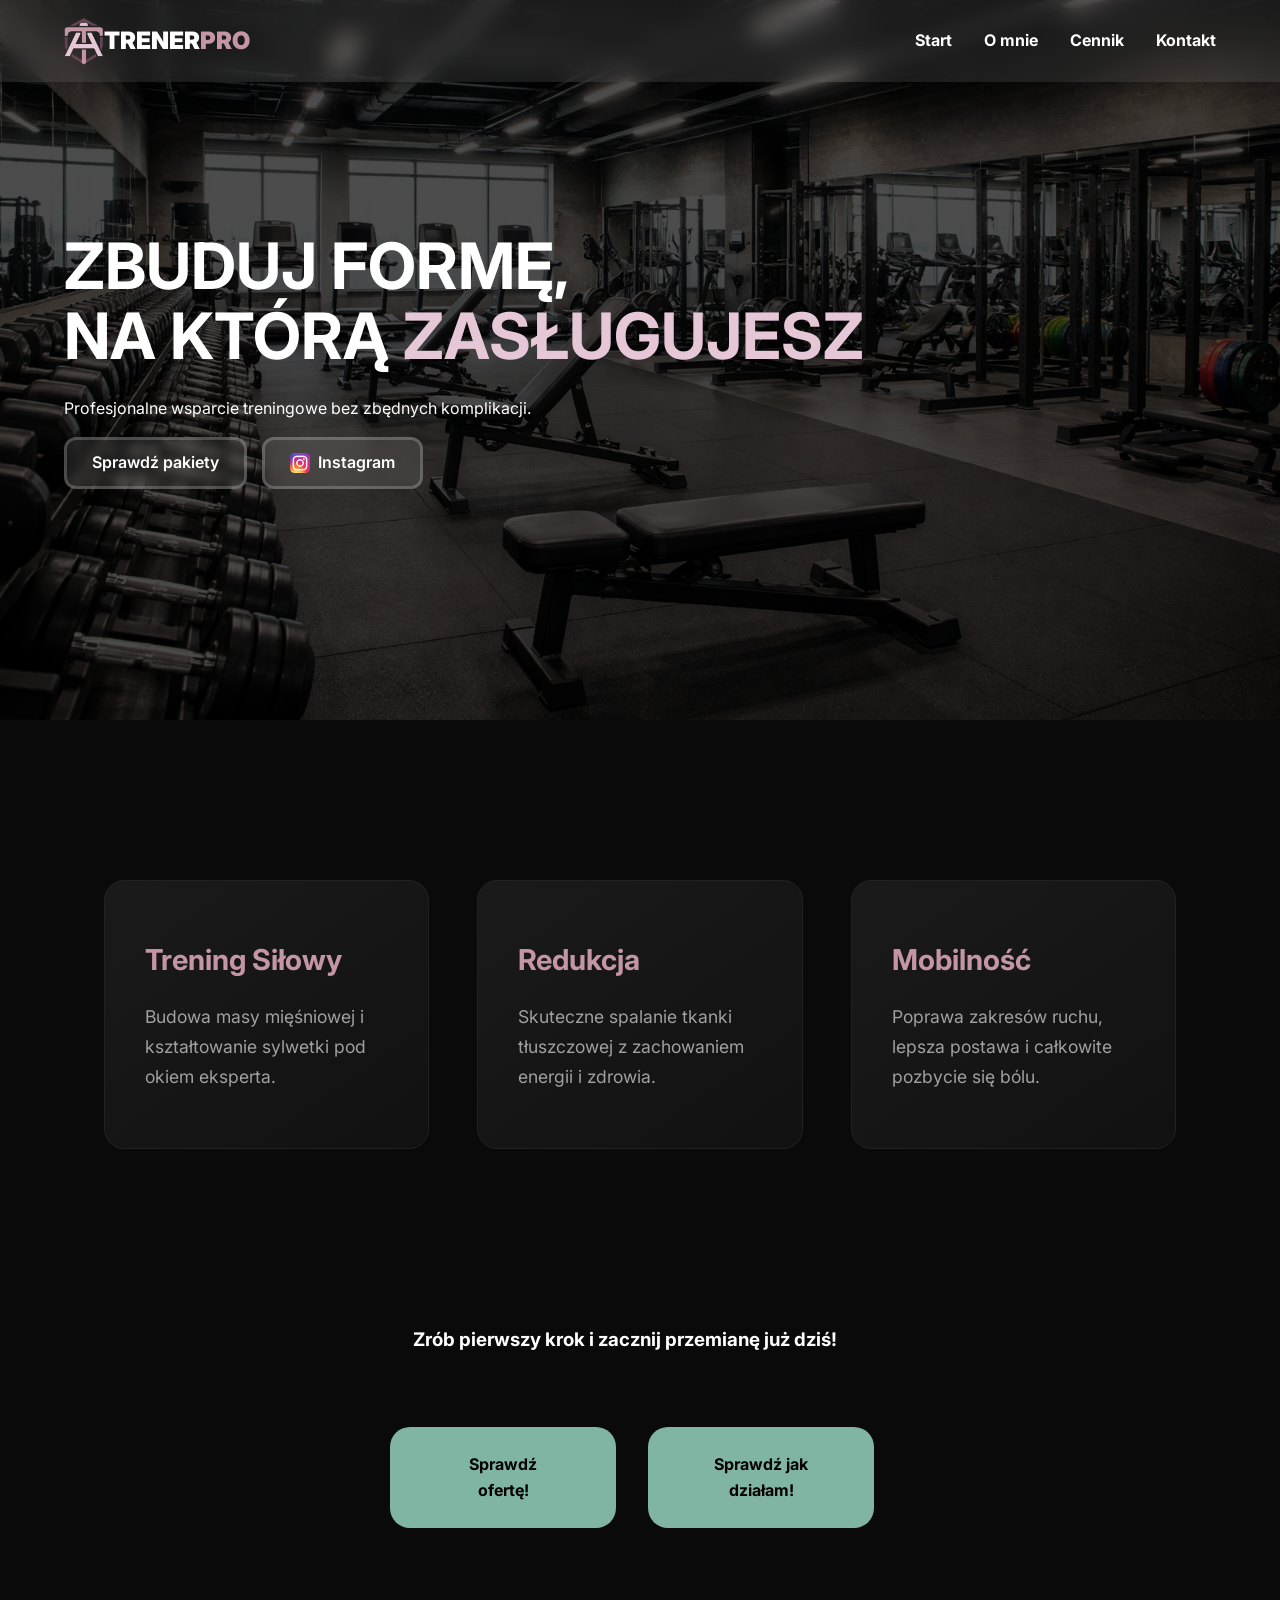
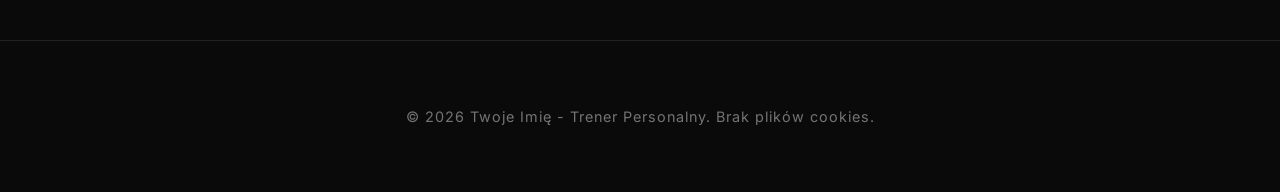
<file: index.html>
<!DOCTYPE html>
<html lang="pl">
<head>
    <meta charset="UTF-8">
    <meta name="viewport" content="width=device-width, initial-scale=1.0, maximum-scale=1.0, user-scalable=no">
    <title>Personal Trainer | Twoje Imię</title>
    <link rel="stylesheet" href="styles.css">
    <link href="https://fonts.googleapis.com/css2?family=Inter:wght@400;700;900&display=swap" rel="stylesheet">
	<link rel="icon" type="image/png" href="ATlogo.png"> 
</head>
<body>
	<nav id="navbar">
		<div class="logo nav-logo-img">
			<a href="index.html">
            <img src="ATlogo.png" alt="TRENERPRO" class="nav-logo-img">
		TRENER<span style="color: var(--primary);">PRO</span></a>
		</div>
		<ul class="nav-links">
			<li><a href="index.html">Start</a></li>
			<li><a href="o-mnie.html">O mnie</a></li>
			<li><a href="cennik.html">Cennik</a></li>
			<li><a href="kontakt.html">Kontakt</a></li>
		</ul>
		<div class="hamburger">
			<div class="line"></div>
			<div class="line"></div>
			<div class="line"></div>
		</div>
	</nav>
<header class="hero">
    <div class="hero-content">
        <h1>ZBUDUJ FORMĘ, <br>NA KTÓRĄ <span style="color: var(--secondary);">ZASŁUGUJESZ</span></h1>
        <p>Profesjonalne wsparcie treningowe bez zbędnych komplikacji.</p>
        <div class="cta-buttons">
            <a href="cennik.html" class="btn-ig">Sprawdź pakiety</a>
            <a href="https://www.instagram.com/your.little.pocket.rocket" class="btn-ig">
                <img src="Instagram_icon.png" alt="IG"> 
                Instagram
            </a>
        </div>
    </div>
</header>

<section class="features container">
    <div class="feature-card reveal-hidden">
        <h3>Trening Siłowy</h3>
        <p>Budowa masy mięśniowej i kształtowanie sylwetki pod okiem eksperta.</p>
    </div>
    
    <div class="feature-card reveal-hidden">
        <h3>Redukcja</h3>
        <p>Skuteczne spalanie tkanki tłuszczowej z zachowaniem energii i zdrowia.</p>
    </div>
    
    <div class="feature-card reveal-hidden">
        <h3>Mobilność</h3>
        <p>Poprawa zakresów ruchu, lepsza postawa i całkowite pozbycie się bólu.</p>
    </div>
</section>

<section class="about-section container">
    <div class="grid-1_l">
	<h3>Zrób pierwszy krok i zacznij przemianę już dziś!</h3>
       
    </div>
</section>

<section class="about-section container">
    <div class="grid-2 grid-1-phone">
	<a href="cennik.html" class="btn-primary btn-third">Sprawdź ofertę!</a>
	<a href="o-mnie.html" class="btn-primary btn-third">Sprawdź jak działam!</a>
    </div>
</section>
 

    <footer>
        <p>&copy; 2026 Twoje Imię - Trener Personalny. Brak plików cookies.</p>
    </footer>
	<script src="script.js"></script>
</body>
</html>
</file>
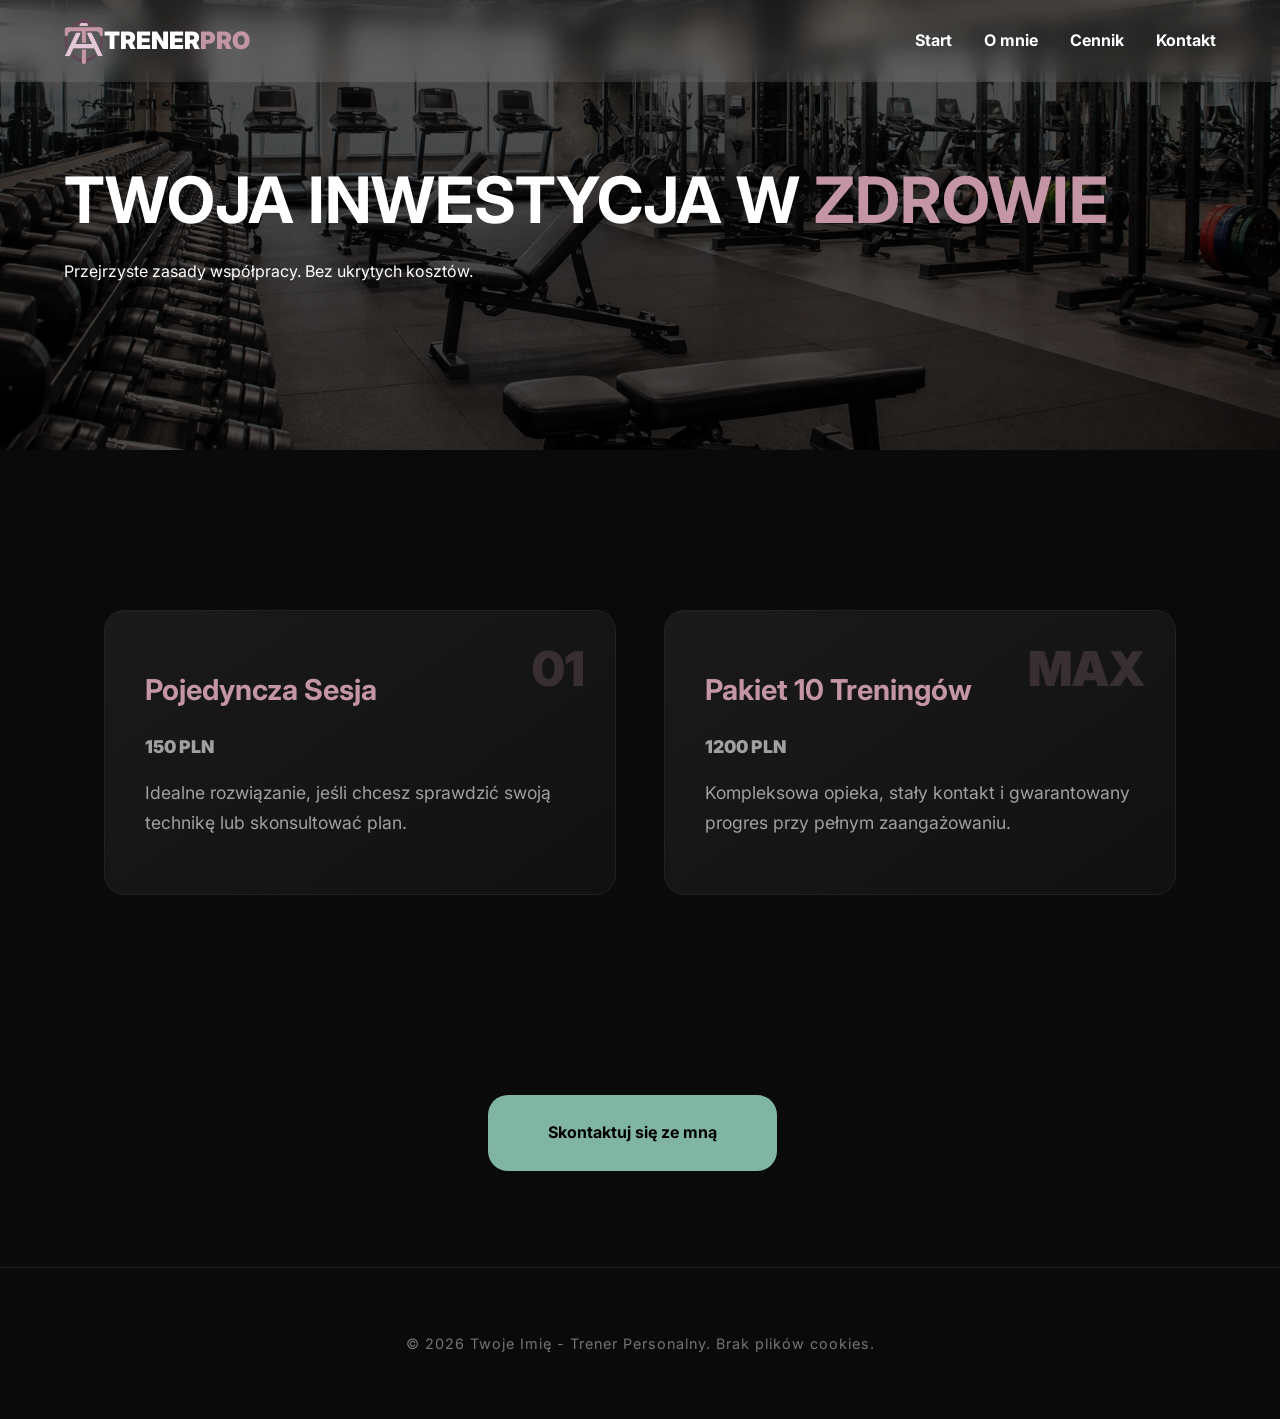
<file: cennik.html>
<!DOCTYPE html>
<html lang="pl">
<head>
    <meta charset="UTF-8">
    <meta name="viewport" content="width=device-width, initial-scale=1.0, maximum-scale=1.0, user-scalable=no">
    <title>Cennik | Twoje Imię</title>
    <link rel="stylesheet" href="styles.css">
    <link href="https://fonts.googleapis.com/css2?family=Inter:wght@400;700;900&display=swap" rel="stylesheet">
		<link rel="icon" type="image/png" href="ATlogo.png"> 
</head>
<body>
	<nav id="navbar">
		<div class="logo nav-logo-img">
			<a href="index.html">
            <img src="ATlogo.png" alt="TRENERPRO" class="nav-logo-img">
		TRENER<span style="color: var(--primary);">PRO</span></a>
		</div>
		<ul class="nav-links">
			<li><a href="index.html">Start</a></li>
			<li><a href="o-mnie.html">O mnie</a></li>
			<li><a href="cennik.html">Cennik</a></li>
			<li><a href="kontakt.html">Kontakt</a></li>
		</ul>
		<div class="hamburger">
			<div class="line"></div>
			<div class="line"></div>
			<div class="line"></div>
		</div>
	</nav>
    <header class="hero mini-hero">
        <div class="hero-content">
            <h1>TWOJA INWESTYCJA W <span>ZDROWIE</span></h1>
            <p>Przejrzyste zasady współpracy. Bez ukrytych kosztów.</p>
        </div>
    </header>

    <section class="pricing container">
        <div class="price-grid">
            <div class="feature-card reveal-hidden">
                <div class="feature-icon" style="color: var(--primary); opacity: 0.2;">01</div>
                <h3>Pojedyncza Sesja</h3>
                <p class="price-tag">150 PLN</p>
                <p>Idealne rozwiązanie, jeśli chcesz sprawdzić swoją technikę lub skonsultować plan.</p>
            </div>

            <div class="feature-card reveal-hidden">
                <div class="feature-icon" style="color: var(--primary); opacity: 0.2;">MAX</div>
                <h3>Pakiet 10 Treningów</h3>
                <p class="price-tag">1200 PLN</p>
                <p>Kompleksowa opieka, stały kontakt i gwarantowany progres przy pełnym zaangażowaniu.</p>
            </div>
        </div>
    </section>
	
<section class="about-section container">
    <div class="grid-1 grid-1-phone">
        <a href="kontakt.html" class="btn-primary btn-third">Skontaktuj się ze mną</a>
    </div>
</section>

    <footer>
        <p>&copy; 2026 Twoje Imię - Trener Personalny. Brak plików cookies.</p>
    </footer>

    <script src="script.js"></script>
</body>
</html>
</file>
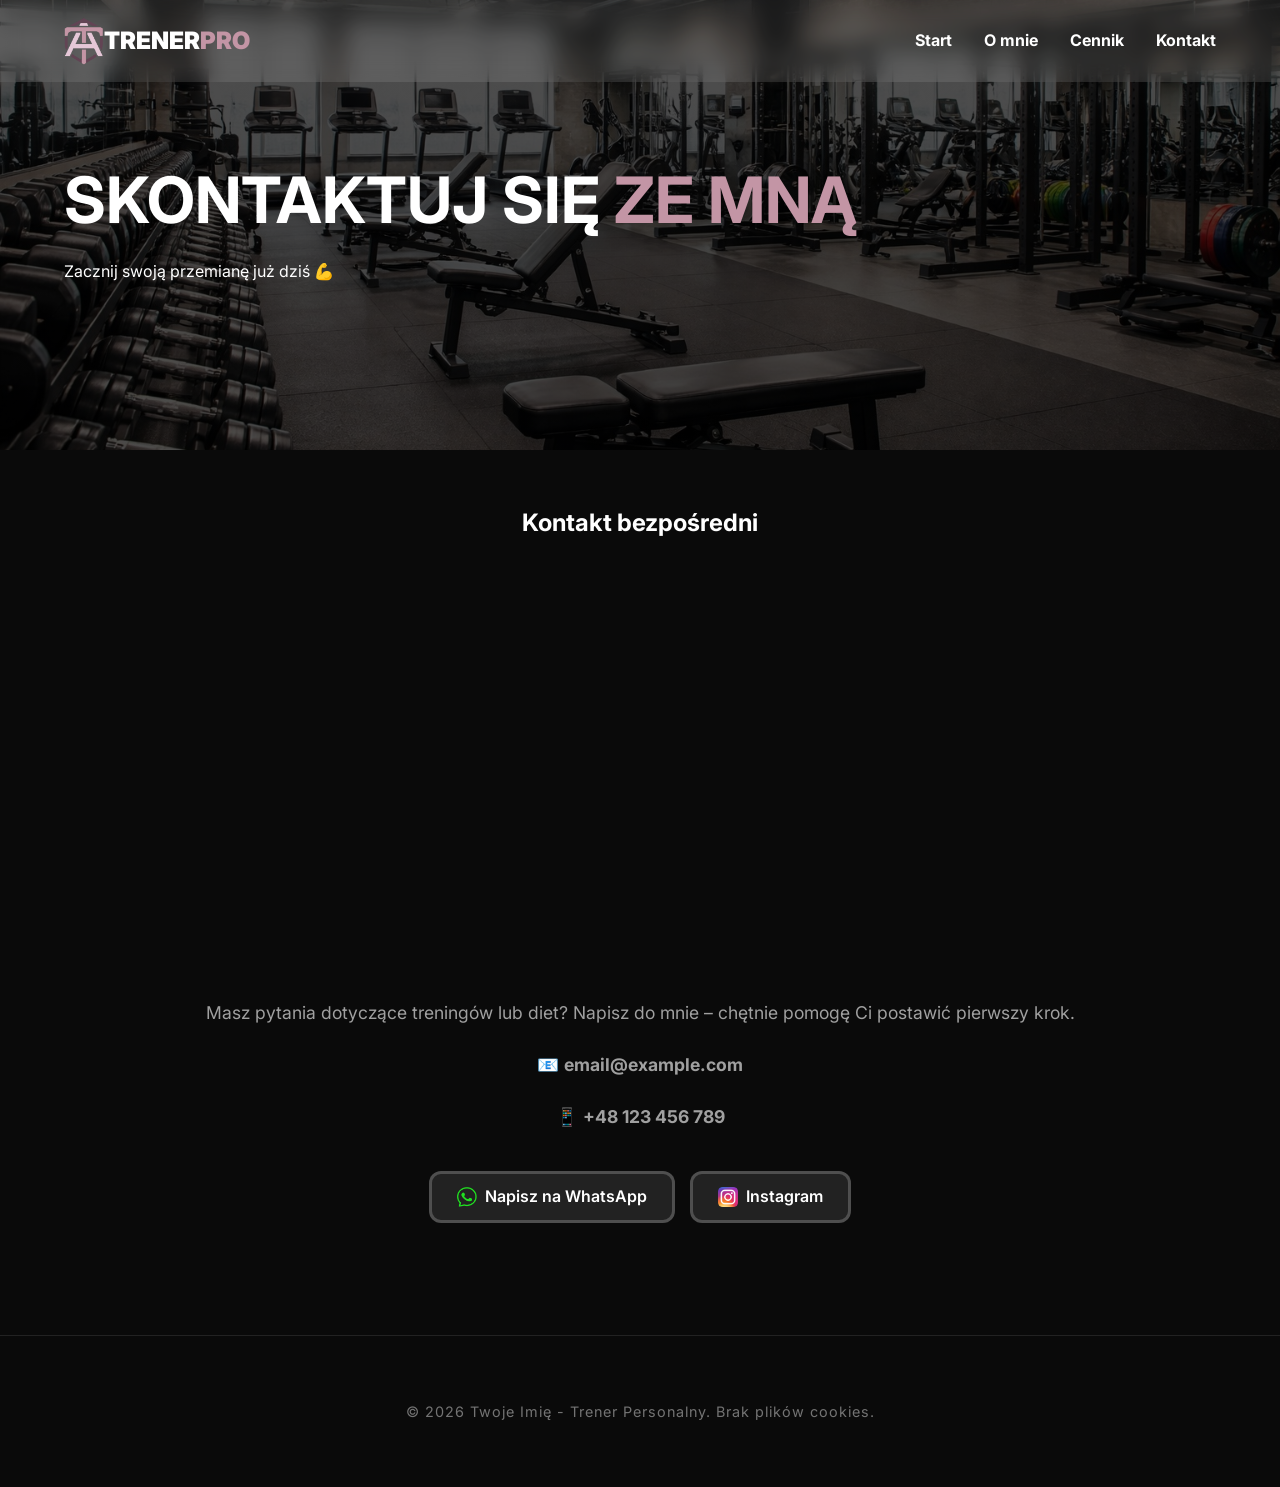
<file: kontakt.html>
<!DOCTYPE html>
<html lang="pl">
<head>
    <meta charset="UTF-8">
    <meta name="viewport" content="width=device-width, initial-scale=1.0, maximum-scale=1.0, user-scalable=no">
    <title>Kontakt | Twoje Imię</title>
    <link rel="stylesheet" href="styles.css">
    <link href="https://fonts.googleapis.com/css2?family=Inter:wght@400;700;900&display=swap" rel="stylesheet">
	<link rel="icon" type="image/png" href="ATlogo.png"> 
</head>
<body>
	<nav id="navbar">
		<div class="logo nav-logo-img">
			<a href="index.html">
            <img src="ATlogo.png" alt="TRENERPRO" class="nav-logo-img">
		TRENER<span style="color: var(--primary);">PRO</span></a>
		</div>
		<ul class="nav-links">
			<li><a href="index.html">Start</a></li>
			<li><a href="o-mnie.html">O mnie</a></li>
			<li><a href="cennik.html">Cennik</a></li>
			<li><a href="kontakt.html">Kontakt</a></li>
		</ul>
		<div class="hamburger">
			<div class="line"></div>
			<div class="line"></div>
			<div class="line"></div>
		</div>
	</nav>
    <header class="hero mini-hero">
        <div class="hero-content">
            <h1>SKONTAKTUJ SIĘ <span>ZE MNĄ</span></h1>
            <p>Zacznij swoją przemianę już dziś 💪</p>
        </div>
    </header>

    <section class="about-section container">
        <div class="grid-1">
            <h2 class="section-title"><br>Kontakt <span>bezpośredni</span></h2>
            
            <div class="bio-image reveal-hidden" style="background-image: url('https://images.unsplash.com/photo-1516733725897-1aa73b87c8e8?auto=format&fit=crop&q=80');">
            </div>

            <div class="bio-text reveal-hidden grid-1">
                <p>Masz pytania dotyczące treningów lub diet? Napisz do mnie – chętnie pomogę Ci postawić pierwszy krok.</p>
                
                <p>📧 <strong><span id="email-placeholder">Pobieranie...</span></strong></p>
                <p>📱 <strong><span id="phone-text-placeholder">Pobieranie...</span></strong></p>

        <div class="cta-buttons">
            <a href="#" id="whatsapp-btn" class="btn-ig">
			<img src="wspp.png" alt="WhatsAPP">
			Napisz na WhatsApp</a>
            <a href="https://www.instagram.com/your.little.pocket.rocket" class="btn-ig">
                <img src="Instagram_icon.png" alt="IG"> 
                Instagram
            </a>
        </div>

            </div>
        </div>
    </section>

    <footer>
        <p>&copy; 2026 Twoje Imię - Trener Personalny. Brak plików cookies.</p>
    </footer>

    <script src="script.js"></script>
</body>
</html>
</file>
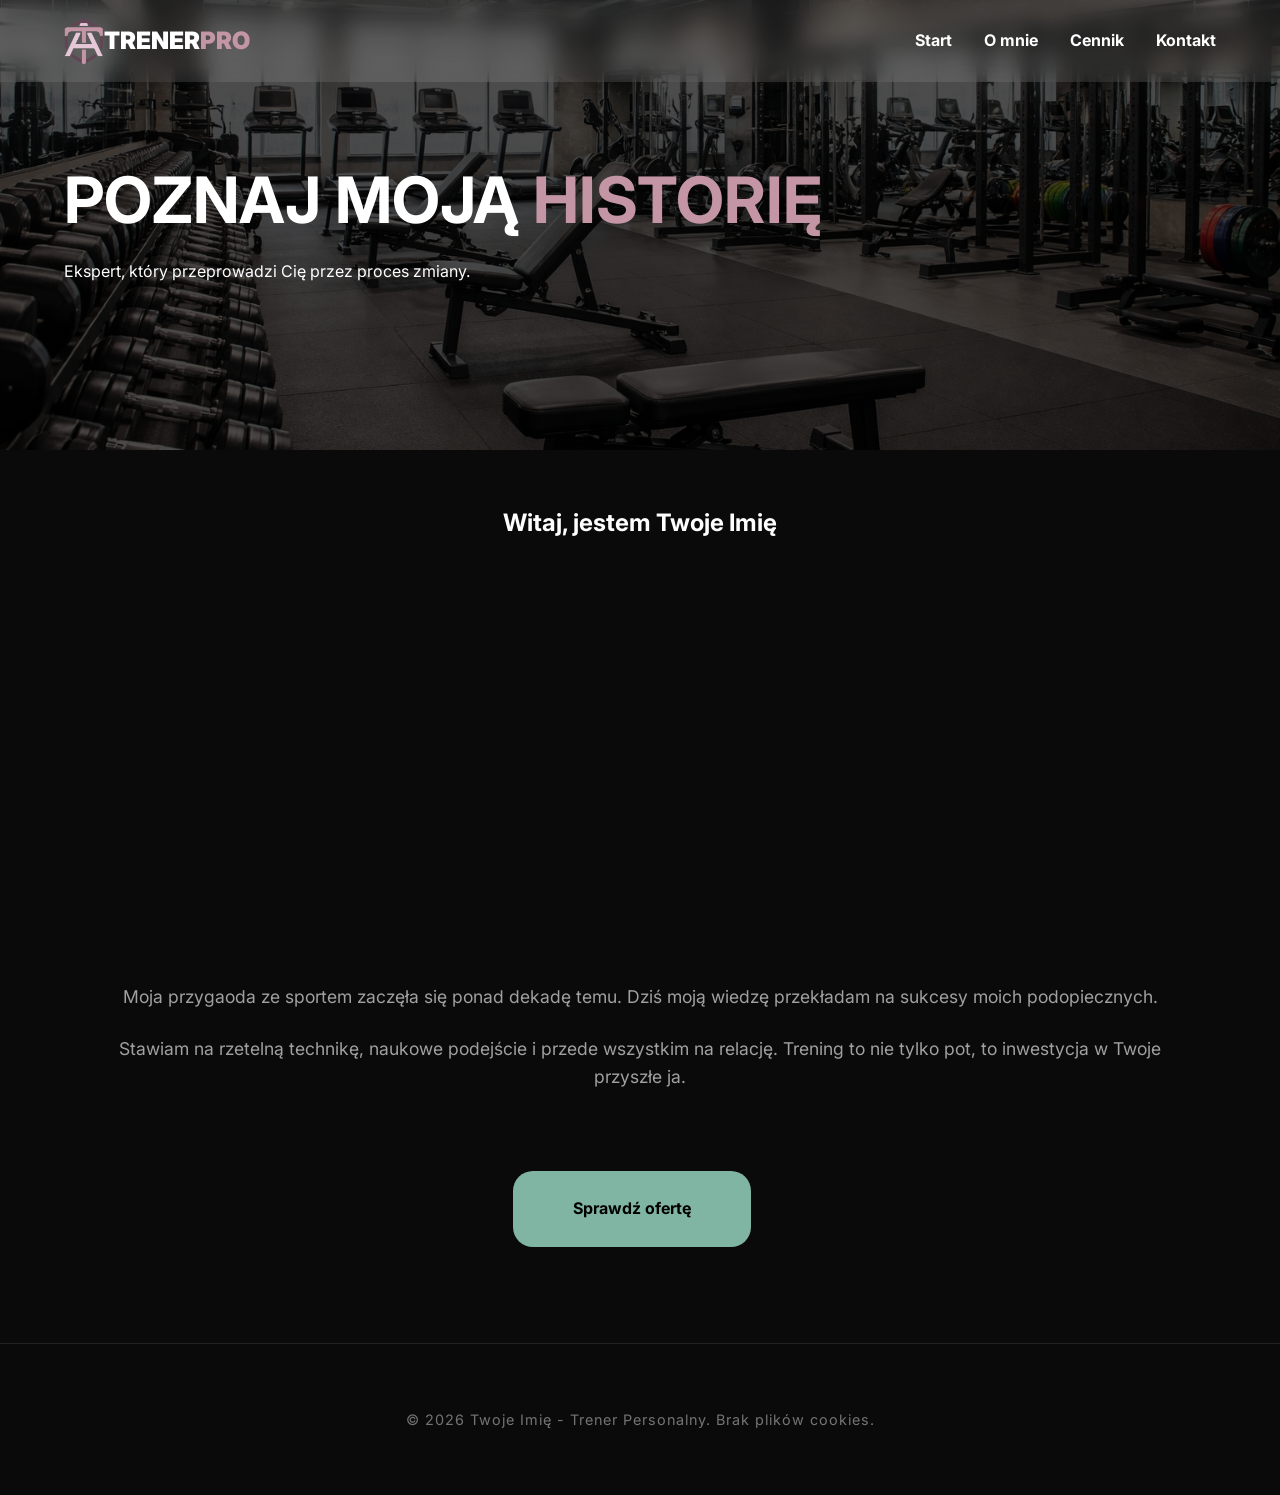
<file: o-mnie.html>
<!DOCTYPE html>
<html lang="pl">
<head>
    <meta charset="UTF-8">
    <meta name="viewport" content="width=device-width, initial-scale=1.0, maximum-scale=1.0, user-scalable=no">
    <title>O mnie | Twoje Imię</title>
    <link rel="stylesheet" href="styles.css">
    <link href="https://fonts.googleapis.com/css2?family=Inter:wght@400;700;900&display=swap" rel="stylesheet">
		<link rel="icon" type="image/png" href="ATlogo.png"> 
</head>
<body>
	<nav id="navbar">
		<div class="logo nav-logo-img">
			<a href="index.html">
            <img src="ATlogo.png" alt="TRENERPRO" class="nav-logo-img">
		TRENER<span style="color: var(--primary);">PRO</span></a>
		</div>
		<ul class="nav-links">
			<li><a href="index.html">Start</a></li>
			<li><a href="o-mnie.html">O mnie</a></li>
			<li><a href="cennik.html">Cennik</a></li>
			<li><a href="kontakt.html">Kontakt</a></li>
		</ul>
		<div class="hamburger">
			<div class="line"></div>
			<div class="line"></div>
			<div class="line"></div>
		</div>
	</nav>
    <header class="hero mini-hero">
        <div class="hero-content">
            <h1>POZNAJ MOJĄ <span>HISTORIĘ</span></h1>
            <p>Ekspert, który przeprowadzi Cię przez proces zmiany.</p>
        </div>
    </header>

    <section class="about-section container">
        <div class="grid-1">
			<h2 class="section-title"><br>Witaj, jestem <span>Twoje Imię</span></h2>
            <div class="bio-image reveal-hidden">
                
            </div>
            <div class="bio-text reveal-hidden">

                <p>Moja przygaoda ze sportem zaczęła się ponad dekadę temu. Dziś moją wiedzę przekładam na sukcesy moich podopiecznych.</p>
                <p>Stawiam na rzetelną technikę, naukowe podejście i przede wszystkim na relację. Trening to nie tylko pot, to inwestycja w Twoje przyszłe ja.</p>
            </div>
        </div>
    </section>
	
	<section class="about-section container">
    <div class="grid-1 grid-1-phone">
        <a href="cennik.html" class="btn-primary btn-third">Sprawdź ofertę</a>
    </div>
</section>

    <footer>
        <p>&copy; 2026 Twoje Imię - Trener Personalny. Brak plików cookies.</p>
    </footer>

    <script src="script.js"></script>
</body>
</html>
</file>
<file: styles.css>
:root {
    --primary: #c395a5; /* różowe limonka */
    --bg: #0a0a0a;
    --card-bg: #1a1a1a;
    --text: #ffffff;
    --text-dim: #a0a0a0;
	--secondary: #e5c7d7
}

html, body {
    max-width: 100%;
    overflow-x: hidden;
    position: relative;
}

* {
    margin: 0;
    padding: 0;
    box-sizing: border-box;
}

body {
    font-family: 'Inter', sans-serif;
    background-color: var(--bg);
    color: var(--text);
    line-height: 1.6;
}

/* Nawigacja */
nav {
    display: flex;
    justify-content: space-between;
    padding: 1rem 5%;
    align-items: center;
	background: rgba(255, 255, 255, 0.1); /* półprzezroczyste tło */
    backdrop-filter: blur(10px); /* GŁÓWNY EFEKT */
    -webkit-backdrop-filter: blur(10px); /* Safari */
}

.logo { font-weight: 900; font-size: 1.5rem; }
.logo span { color: var(--primary); }

nav ul { display: flex; list-style: none; }
nav ul li { margin-left: 2rem; }
nav ul li a { color: var(--text); text-decoration: none; font-weight: 700; transition: 0.3s; }
nav ul li a:hover, .active { color: var(--primary); }

/* Hero Section */
.hero {
    height: 80vh;
    display: flex;
    align-items: center;
    padding: 0 5%;
    background: linear-gradient(rgba(0,0,0,0.7), rgba(0,0,0,0.7)), url('gym.png') no-repeat center/cover;
}

.hero h1 { font-size: 4rem; line-height: 1.1; margin-bottom: 1.5rem; }
.hero h1 span { color: var(--primary); }


/* Grid Cennika */
.price-grid {
    display: grid;
    grid-template-columns: repeat(auto-fit, minmax(300px, 1fr));
    gap: 2rem;
    padding: 5%;
}

.price-card {
    background: var(--card-bg);
    padding: 3rem;
    border-radius: 15px;
    text-align: center;
    border: 1px solid #333;
}

.featured { border: 2px solid var(--primary); transform: scale(1.05); }

/* Efekt Sticky Nav */
nav {
    position: fixed;
    top: 0;
    width: 100%;
    z-index: 1000;
    transition: all 0.4s ease;
}

.nav-scrolled {
    background: rgba(10, 10, 10, 0.95);
    backdrop-filter: blur(10px);
    padding: 1rem 5%;
    border-bottom: 1px solid var(--primary);
}

/* Animacje wejścia (Scroll Reveal) */
.reveal-hidden {
    opacity: 0;
    transform: translateY(30px);
    transition: all 0.8s ease-out;
}

.revealed {
    opacity: 1 !important;
    transform: translateY(0) !important;
}

/* Stylizacja Hamburgera na Mobile */
.hamburger {
    display: none;
    cursor: pointer;
}

.hamburger .line {
    width: 25px;
    height: 3px;
    background-color: var(--text);
    margin: 5px;
    transition: all 0.3s ease;
}

@media (max-width: 768px) {
    .nav-links {
        display: flex !important; /* Musi być flex */
        position: fixed !important;
        right: 0 !important;
        top: 0 !important;
        height: 100vh !important;
        width: 100% !important;
        background: #0a0a0a !important; /* Kolor tła strony */
        flex-direction: column;
        align-items: center;
        justify-content: center;
        transform: translateX(100%);
        transition: transform 0.4s ease-in-out;
        z-index: 999;
        margin: 0;
    }

    .nav-links.open {
        transform: translateX(0) !important;
    }

    .nav-links li {
        margin: 1.5rem 0;
    }

    .nav-links li a {
        font-size: 2rem !important;
        color: white !important;
        text-decoration: none;
    }

    .hamburger {
        display: block !important;
        position: relative;
        z-index: 1000;
        cursor: pointer;
    }
}

/* Animacja krzyżyka w hamburgerze */
.toggle .line:nth-child(1) { transform: rotate(-45deg) translate(-5px, 6px); }
.toggle .line:nth-child(2) { opacity: 0; }
.toggle .line:nth-child(3) { transform: rotate(45deg) translate(-5px, -6px); }
/* Layout Helpers */
.container {
    max-width: 1200px;
    margin: 0 auto;
    padding: 0 5%;
    display: block; /* Upewniamy się, że nie jest ukryty */
}

.section-padding { padding: 8rem 0; }
.text-center { text-align: center; }

.grid-2 {
    display: grid;
    grid-template-columns: 1fr 1fr;
    gap: 4rem;
    align-items: center;
}

.grid-3 {
    display: grid;
    grid-template-columns: repeat(auto-fit, minmax(250px, 1fr));
    gap: 2rem;
    margin-top: 3rem;
}

/* About Hero */
.about-hero {
    height: 50vh;
    background: linear-gradient(rgba(0,0,0,0.8), rgba(0,0,0,0.8)), url('https://images.unsplash.com/photo-1571019613454-1cb2f99b2d8b?auto=format&fit=crop&q=80');
    background-size: cover;
    background-position: center;
    display: flex;
    align-items: center;
    justify-content: center;
    text-align: center;
}

/* Bio Section */
.bio-image img {
    width: 100%;
    border-radius: 20px;
    filter: grayscale(100%);
    transition: 0.5s;
}

.bio-image img:hover { filter: grayscale(0%); }

.stats {
    display: flex;
    gap: 2rem;
    margin-top: 2rem;
}

.number {
    display: block;
    font-size: 2.5rem;
    font-weight: 900;
    color: var(--primary);
}

.label { font-size: 0.9rem; color: var(--text-dim); }

/* Philosophy Cards */
.phi-card {
    background: var(--card-bg);
    padding: 2.5rem;
    border-radius: 15px;
    border-bottom: 4px solid var(--primary);
}

.phi-card h3 { margin-bottom: 1rem; color: var(--primary); }

/* Call to Action Section */
.cta-section {
    background: var(--primary);
    padding: 5rem 5%;
    text-align: center;
    color: black;
}

.cta-section h2 { font-size: 3rem; margin-bottom: 2rem; color: var(--secondary); }
.cta-section .btn-primary { background: black; color: white; }


/* Styl dla półprzezroczystego przycisku Instagram */
.btn-ig {
    display: inline-flex;
    align-items: center;
    padding: 1rem 2rem;
    background: rgba(255, 255, 255, 0.1); /* Półprzezroczyste tło */
    color: white;
    text-decoration: none;
    font-weight: 600;
    border-radius: 12px;
    border: 3px solid rgba(255, 255, 255, 0.2);
    backdrop-filter: blur(5px); /* Efekt rozmycia za przyciskiem */
    transition: all 0.3s ease;
	margin-top: 1rem;
}

.btn-primary {
    background: var(--primary);
    color: black;
    padding: 1rem 2rem;
    text-decoration: none;
    font-weight: bold;
    display: inline-flex;
    margin-right: 1rem;
	border-radius: 12px;
}


.btn-ig:hover {
    background: rgba(255, 255, 255, 0.2);
    border-color: var(--primary);
    transform: translateY(-2px);
}

/* Nowy układ Features (Kafelek) */
.features {
    display: grid;
    grid-template-columns: repeat(auto-fit, minmax(300px, 1fr));
    gap: 3rem;
    padding: 10rem 5%;
}

.feature-card {
    background: linear-gradient(145deg, #1a1a1a, #111111);
    padding: 3.5rem 2.5rem;
    border-radius: 20px;
    text-align: left;
    position: relative;
    border: 1px solid #222;
    transition: 0.4s;
}

.feature-card:hover {
    border-color: var(--primary);
    transform: translateY(-10px);
}

.feature-icon {
    font-size: 3rem;
    font-weight: 900;
    color: var(--secondary); /* Bardzo jasny kolor primary */
    position: absolute;
    top: 20px;
    right: 30px;
}

.feature-card h3 {
    font-size: 1.8rem;
    margin-bottom: 1.2rem;
    color: var(--primary);
}

.feature-card p {
    color: var(--text-dim);
    font-size: 1.1rem;
    line-height: 1.7;
}

/* Poprawiona Stopka */
footer {
    padding: 4rem 5%;
    border-top: 1px solid #222;
    text-align: center;
    margin-top: 5rem;
}

footer p {
    color: var(--text-dim);
    font-size: 0.9rem;
    letter-spacing: 1px;
    opacity: 0.7;
}

/* Mini Hero dla podstron */
.mini-hero {
    height: 50vh !important; /* Niższy nagłówek na podstronach */
    min-height: 300px;
}

/* Układ Grid dla sekcji O mnie */
.grid-2 {
    display: grid;
    grid-template-columns: 1fr 1fr;
    gap: 1rem;
    align-items: center;
    padding: 2rem 0;
	
	/* KLUCZOWE DOPISKI: */
    max-width: 500px;    /* Kontener nie będzie szerszy niż 900px */
    margin: 0 auto;      /* Wyśrodkowanie kontenera na stronie */
	justify-content: center; /* Przesuwa kolumny do środka osi poziomej */
	text-align: center;
}

.bio-image img {
    width: 100%;
    border-radius: 20px;
    border: 1px solid #333;
}

.bio-text h2 {
    font-size: 2.5rem;
    margin-bottom: 2rem;
}

.bio-text p {
    margin-bottom: 1.5rem;
    color: var(--text-dim);
    font-size: 1.1rem;
}

/* Cennik dodatki */
.price-tag {
    font-size: 2.5rem;
    font-weight: 900;
    color: var(--text);
    margin: 1rem 0;
}

.price-grid {
    display: grid;
    grid-template-columns: repeat(auto-fit, minmax(320px, 1fr));
    gap: 3rem;
    padding: 10rem 0;
}


.btn-ig img {
    width: 20px;
    height: 20px;
    margin-right: 8px;
    display: inline-block;
}

.cta-buttons {
    display: flex;
    align-items: center;
    gap: 15px;
}

.btn-primary,
.btn-ig {
    display: inline-flex;
    align-items: center;
    justify-content: center;
    height: 52px;
    padding: 0 25px 0 25px;
    box-sizing: border-box;
}

@media (max-width: 768px) {
    .features, .price-grid {
        display: flex;
        flex-direction: column;
        align-items: center;
        padding: 4rem 5% !important;
        gap: 2rem !important;
    }

    .feature-card {
        width: 100%; /* Karta zajmuje całą szerokość kontenera */
        max-width: 400px;
        margin: 0 auto;
    }
}

@media (max-width: 600px) {
    /* Hero - napisy i przyciski */
    .hero-content {
        padding: 0 5%;
        text-align: center;
        width: 100%;
    }

    .hero h1 {
        font-size: 2.2rem !important; /* Mniejsza czcionka na telefon */
        line-height: 1.1;
        margin-bottom: 1rem;
    }

    .cta-buttons {
        display: flex;
        flex-direction: column; /* Przyciski jeden pod drugim */
        gap: 1rem;
        align-items: center;
        width: 100%;
    }

	.cta-buttons a {
		width: auto;
		min-width: 220px;
		text-align: center;
		padding: 0 25px;
		height: 52px;
	}
	
		.grid-1_l {
    display: flex;
    flex-direction: column;
    align-items: center;    /* Centruje guzik względem napisu */
    text-align: center;     /* Centruje samą treść napisu h3 */
    width: 100%;
    padding: 1rem 0;        /* Dodaje oddech całej sekcji */
	position: relative;
    left: -15px; /* Wartość ujemna przesuwa w lewo, dodatnia w prawo */
	}

	.btn-third {
		color: white !important;
		padding: 35px 10px;     /* Duży padding na boki dla efektu z obrazka */
		border-radius: 20px;    /* Zaokrąglone rogi jak na screenie */
		text-decoration: none;
		font-weight: bold;
		display: inline-block;
		height: auto;           /* Kluczowe, by padding działał poprawnie */
		margin-top: 1.5rem;     /* Zastępuje <br> kontrolowanym odstępem */
	}

	/* Efekt po najechaniu myszką (hover) */
	.btn-third:hover {
		transform: translateY(-2px);          /* Delikatne uniesienie */
	}
}

@media (max-width: 480px) {
    /* 1. Wymuszenie, aby nic nie wychodziło poza krawędź ekranu */
    body, html {
        overflow-x: hidden !important;
        width: 100% !important;
        margin: 0 !important;
        padding: 0 !important;
    }

    /* 2. Hero Content - mniejszy font i pełna szerokość */
    .hero-content {
        padding: 0 15px !important;
        width: 100% !important;
        text-align: center;
    }

    .hero h1 {
        font-size: 1.8rem !important; /* Mniejszy font */
        line-height: 1.2 !important;
        word-wrap: break-word; /* Łamanie długich słów */
    }
	
	.grid-1_l {
    display: flex;
    flex-direction: column;
    align-items: center;    /* Centruje guzik względem napisu */
    text-align: center;     /* Centruje samą treść napisu h3 */
    width: 100%;
    padding: 1rem 0;        /* Dodaje oddech całej sekcji */
	position: relative;
    left: -15px; /* Wartość ujemna przesuwa w lewo, dodatnia w prawo */
	}

	.btn-third {
		color: white !important;
		padding: 35px 10px;     /* Duży padding na boki dla efektu z obrazka */
		border-radius: 20px;    /* Zaokrąglone rogi jak na screenie */
		text-decoration: none;
		font-weight: bold;
		display: inline-block;
		height: auto;           /* Kluczowe, by padding działał poprawnie */
		margin-top: 1.5rem;     /* Zastępuje <br> kontrolowanym odstępem */
	}

	/* Efekt po najechaniu myszką (hover) */
	.btn-third:hover {
		transform: translateY(-2px);          /* Delikatne uniesienie */
	}

.grid-1-phone {
    display: flex;
    flex-direction: column;
    align-items: center;    /* Centruje elementy w pionowym układzie */
    text-align: center;
    width: 100%;
    padding: 1rem 0;
    position: relative;
}

/* To sprawi, że guzik w środku zajmie całą szerokość */
.grid-1-phone a {
    width: 100%;            /* Rozciąga guzik na 100% szerokości rodzica */
    max-width: 400px;       /* Opcjonalnie: ogranicza szerokość, by guzik nie był nienaturalnie długi na tablecie */
    display: flex;          /* Pozwala na centrowanie tekstu wewnątrz rozciągniętego guzika */
    justify-content: center;
    align-items: center;
    margin-right: 0;        /* Usuwa boczny margines, który mógłby przesuwać guzik */
    box-sizing: border-box; /* Gwarantuje, że padding nie powiększy szerokości ponad 100% */
}

}

.logo a,
.logo a:visited,
.logo a:hover,
.logo a:active {
    text-decoration: none;
    color: inherit;
}

.bio-image {
    width: 400px;
    height: 400px;
    background-image: url('https://images.unsplash.com/photo-1594381898411-846e7d193883?auto=format&fit=crop&q=80');
    background-size: cover;      /* wypełnia obszar */
    background-position: center; /* wyśrodkowanie */
    background-repeat: no-repeat;
    border-radius: 12px;
	margin-bottom: 20px;
	margin-top: 20px;
}

.grid-1_l {
display: flex;
flex-direction: column;
align-items: center;    /* Centruje guzik względem napisu */
text-align: center;     /* Centruje samą treść napisu h3 */
width: 100%;
padding: 1rem 0;        /* Dodaje oddech całej sekcji */
position: relative;
left: -15px; /* Wartość ujemna przesuwa w lewo, dodatnia w prawo */
}

.grid-1 {
display: flex;
flex-direction: column;
align-items: center;    /* Centruje guzik względem napisu */
text-align: center;     /* Centruje samą treść napisu h3 */
width: 100%;
padding: 1rem 0;        /* Dodaje oddech całej sekcji */
position: relative;
}


.btn-third {
    background-color: #7fb5a2 !important;
    color: black !important;
    padding: 25px 60px;     /* Duży padding na boki dla efektu z obrazka */
    border-radius: 20px;    /* Zaokrąglone rogi jak na screenie */
    text-decoration: none;
    font-weight: bold;
    display: inline-block;
    height: auto;           /* Kluczowe, by padding działał poprawnie */
    margin-top: 1.5rem;     /* Zastępuje <br> kontrolowanym odstępem */
}

/* Efekt po najechaniu myszką (hover) */
.btn-third:hover {
    background-color: #59a68b !important; /* Ciemniejszy niebieski */
    transform: translateY(-2px);          /* Delikatne uniesienie */
}

.logo {
	display: flex;
	flex-direction: row;
	column-gap: 1rem;
	align-items: center;
}

.logo a {
    display: flex;
    align-items: center;
    text-decoration: none;
}

.nav-logo-img {
    /* Tutaj ustawiasz pożądaną wielkość */
    height: 50px;      /* Stała wysokość jest najbezpieczniejsza dla navbaru */
    width: auto;       /* Szerokość dostosuje się proporcjonalnie */
    display: block;
    transition: transform 0.3s ease;
}

/* Opcjonalnie: efekt po najechaniu */
.nav-logo-img:hover {
    transform: scale(1.05);
}

/* Korekta dla urządzeń mobilnych, jeśli logo ma być mniejsze */
@media (max-width: 768px) {
    .nav-logo-img {
        height: 40px; 
    }
}
</file>
